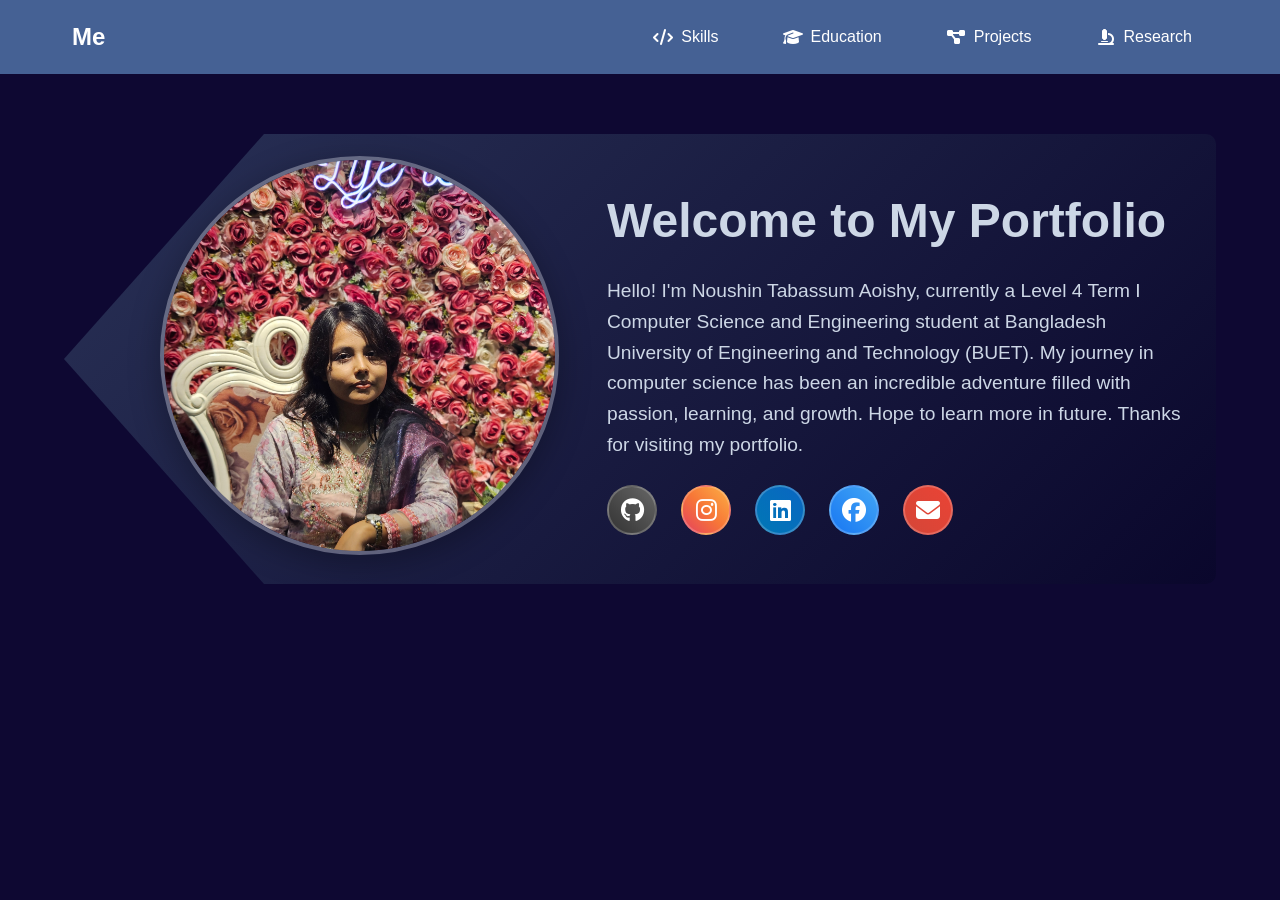
<file: index.html>
<!DOCTYPE html>
<html lang="en">

<head>
	<meta charset="UTF-8">
	<meta name="viewport" content="width=device-width, initial-scale=1.0">
	<title>Noushin Tabassum Aoishy</title>
	<link rel="stylesheet" href="navbar.css">
	<link rel="stylesheet" href="homepage.css">
	<!-- Font Awesome for icons -->
	<link rel="stylesheet" href="https://cdnjs.cloudflare.com/ajax/libs/font-awesome/6.4.0/css/all.min.css">
</head>

<body>
	<!-- Navbar Placeholder -->
	<div id="navbar-placeholder"></div>

	<!-- Main Content -->
	<main class="main-content">
		<!-- Hero Section -->
		<section class="hero-section">
			<div class="hero-content">
				<div class="profile-picture">
					<img src="mypic.jpg" alt="Profile Picture" class="profile-img">
				</div>
				<div class="hero-text">
					<h1>Welcome to My Portfolio</h1>
					<p>Hello! I'm Noushin Tabassum Aoishy, currently a Level 4 Term I Computer Science and Engineering student at Bangladesh University of Engineering and Technology (BUET). My journey in computer science has been an incredible adventure filled with passion, learning, and growth. Hope to learn more in future. Thanks for visiting my portfolio.</p>
                    
					<!-- Social Media Links -->
					<div class="social-links">
						<a href="https://github.com/Aoishy" target="_blank" class="social-link github">
							<i class="fab fa-github"></i>
						</a>
						<a href="https://instagram.com/noushin_aoishy" target="_blank" class="social-link instagram">
							<i class="fab fa-instagram"></i>
						</a>
						<a href="https://www.linkedin.com/in/noushinaoishy/" target="_blank" class="social-link linkedin">
							<i class="fab fa-linkedin"></i>
						</a>
						<a href="https://facebook.com/noushin.tabassum.aoishy" target="_blank" class="social-link facebook">
							<i class="fab fa-facebook"></i>
						</a>
						<a href="mailto:noushinaoishy@gmail.com" class="social-link email">
							<i class="fas fa-envelope"></i>
						</a>
					</div>
				</div>
			</div>
		</section>
	</main>

	<script src="navbar.js"></script>
</body>

</html>
</file>
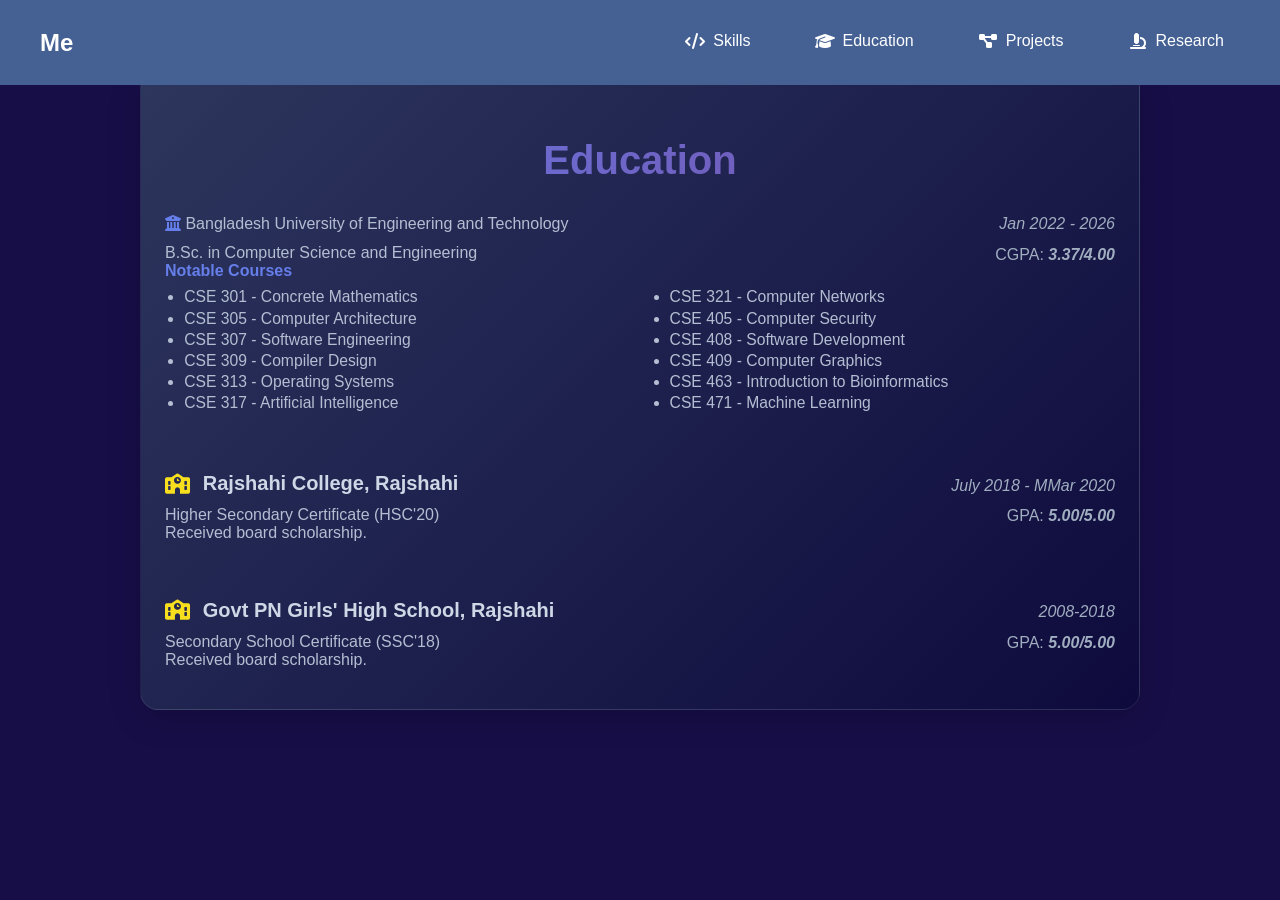
<file: education.html>
<!DOCTYPE html>
<html lang="en">

<head>
    <meta charset="UTF-8">
    <meta name="viewport" content="width=device-width, initial-scale=1.0">
    <title>Education - Aoishy</title>
    <link rel="stylesheet" href="navbar.css">
    <link rel="stylesheet" href="education.css">
    <!-- Font Awesome for icons -->
    <link rel="stylesheet" href="https://cdnjs.cloudflare.com/ajax/libs/font-awesome/6.4.0/css/all.min.css">
</head>

<body>
    <!-- Navbar Placeholder -->
    <div id="navbar-placeholder"></div>

    <main class="main-content">
        <h1>Education</h1>

        <!-- BUET -->
        <section>
            <div class="edu-header">
                <div><i class="fas fa-university"></i> Bangladesh University of Engineering and Technology</div>
                <div class="edu-meta">
                    <div class="date"><i>Jan 2022 - 2026</i></div>
                    <div class="gpa">CGPA: <b><i>3.37/4.00</i></b></div>
                </div>
            </div>
            <div class="degree">
                B.Sc. in Computer Science and Engineering 
            </div>
            <div style="font-weight:600; color:#667eea; margin-bottom:0.2rem;">Notable Courses</div>
            <ul style="columns:2; -webkit-columns:2; -moz-columns:2;">
                <li>CSE 301 - Concrete Mathematics</li>
                <li>CSE 305 - Computer Architecture</li>
                <li>CSE 307 - Software Engineering</li>
                <li>CSE 309 - Compiler Design</li>
                <li>CSE 313 - Operating Systems</li>
                <li>CSE 317 - Artificial Intelligence</li>
                <li>CSE 321 - Computer Networks</li>
                <li>CSE 405 - Computer Security</li>
                <li>CSE 408 - Software Development</li>
                <li>CSE 409 - Computer Graphics</li>
                <li>CSE 463 - Introduction to Bioinformatics</li>
                <li>CSE 471 - Machine Learning</li>
            </ul>
        </section>

        <!-- Notre Dame College -->
        <section>
            <div class="edu-header">
                <h2><i class="fas fa-school"></i> Rajshahi College, Rajshahi</h2>
                <div class="edu-meta">
                    <div class="date"><i>July 2018 - MMar 2020</i></div>
                    <div class="gpa">GPA: <b><i>5.00/5.00</i></b></div>
                </div>
            </div>
            <div class="degree">Higher Secondary Certificate (HSC'20)</div>
            <div>Received board scholarship.</div>
        </section>

        <!-- Ideal School & College -->
        <section>
            <div class="edu-header">
                <h2><i class="fas fa-school"></i> Govt PN Girls' High School, Rajshahi</h2>
                <div class="edu-meta">
                    <div class="date"><i>2008-2018</i></div>
                    <div class="gpa">GPA: <b><i>5.00/5.00</i></b></div>
                </div>
            </div>
            <div class="degree">Secondary School Certificate (SSC'18)</div>
            <div>Received board scholarship.</div>
        </section>
    </main>

    <script src="navbar.js"></script>
</body>

</html>
</file>
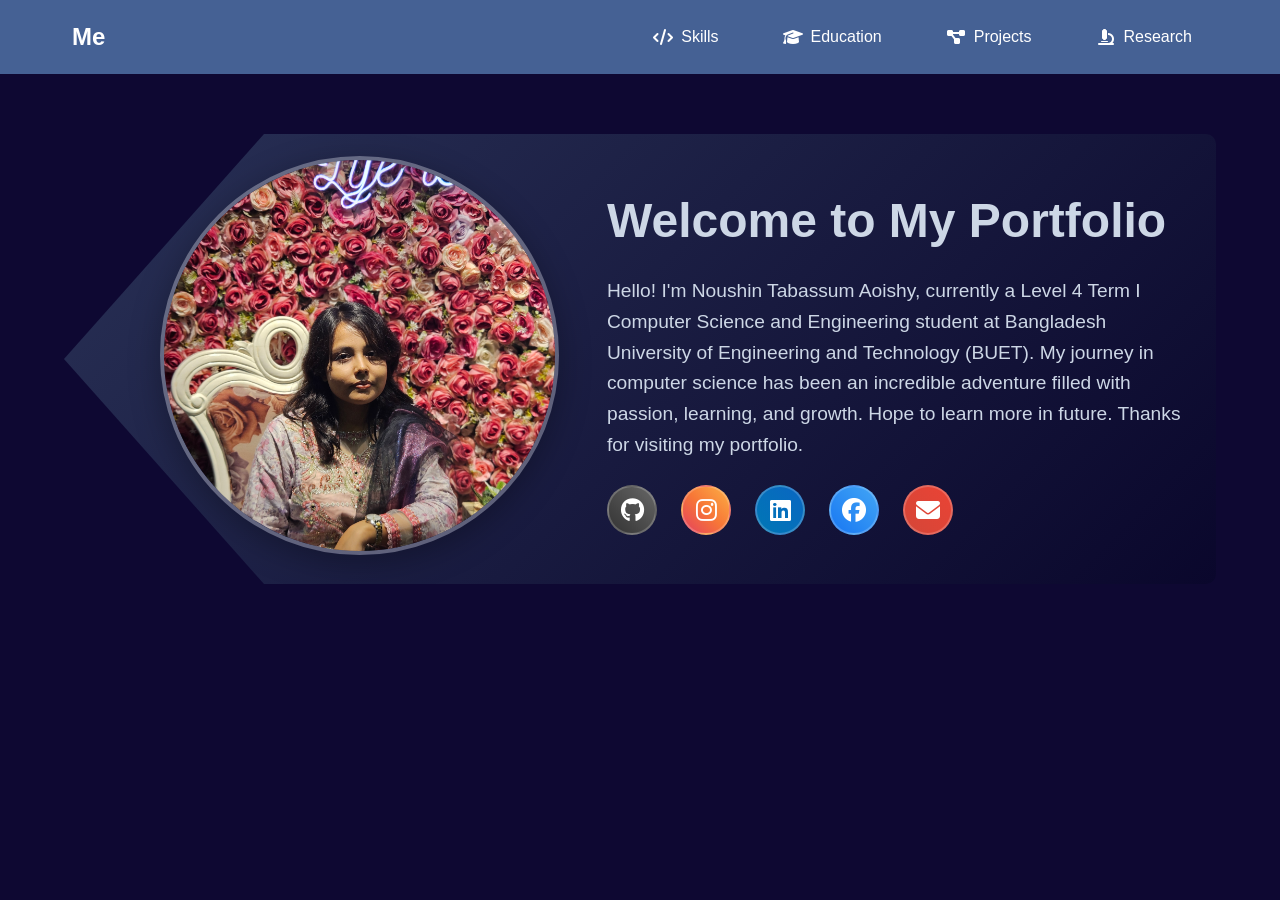
<file: homepage.html>
<!DOCTYPE html>
<html lang="en">

<head>
    <meta charset="UTF-8">
    <meta name="viewport" content="width=device-width, initial-scale=1.0">
    <title>Noushin Tabassum Aoishy</title>
    <link rel="stylesheet" href="navbar.css">
    <link rel="stylesheet" href="homepage.css">
    <!-- Font Awesome for icons -->
    <link rel="stylesheet" href="https://cdnjs.cloudflare.com/ajax/libs/font-awesome/6.4.0/css/all.min.css">
</head>

<body>
    <!-- Navbar Placeholder -->
    <div id="navbar-placeholder"></div>

    <!-- Main Content -->
    <main class="main-content">
        <!-- Hero Section -->
        <section class="hero-section">
            <div class="hero-content">
                <div class="profile-picture">
                    <img src="mypic.jpg" alt="Profile Picture" class="profile-img">
                </div>
                <div class="hero-text">
                    <h1>Welcome to My Portfolio</h1>
                    <p>Hello! I'm Noushin Tabassum Aoishy, currently a Level 4 Term I Computer Science and Engineering student at Bangladesh University of Engineering and Technology (BUET). My journey in computer science has been an incredible adventure filled with passion, learning, and growth. Hope to learn more in future. Thanks for visiting my portfolio.</p>
                    
                    <!-- Social Media Links -->
                    <div class="social-links">
                        <a href="https://github.com/Aoishy" target="_blank" class="social-link github">
                            <i class="fab fa-github"></i>
                        </a>
                        <a href="https://instagram.com/noushin_aoishy" target="_blank" class="social-link instagram">
                            <i class="fab fa-instagram"></i>
                        </a>
                        <a href="https://www.linkedin.com/in/noushinaoishy/" target="_blank" class="social-link linkedin">
                            <i class="fab fa-linkedin"></i>
                        </a>
                        <a href="https://facebook.com/noushin.tabassum.aoishy" target="_blank" class="social-link facebook">
                            <i class="fab fa-facebook"></i>
                        </a>
                        <a href="mailto:noushinaoishy@gmail.com" class="social-link email">
                            <i class="fas fa-envelope"></i>
                        </a>
                    </div>
                </div>
            </div>
        </section>
    </main>

    <script src="navbar.js"></script>
</body>

</html>
</file>
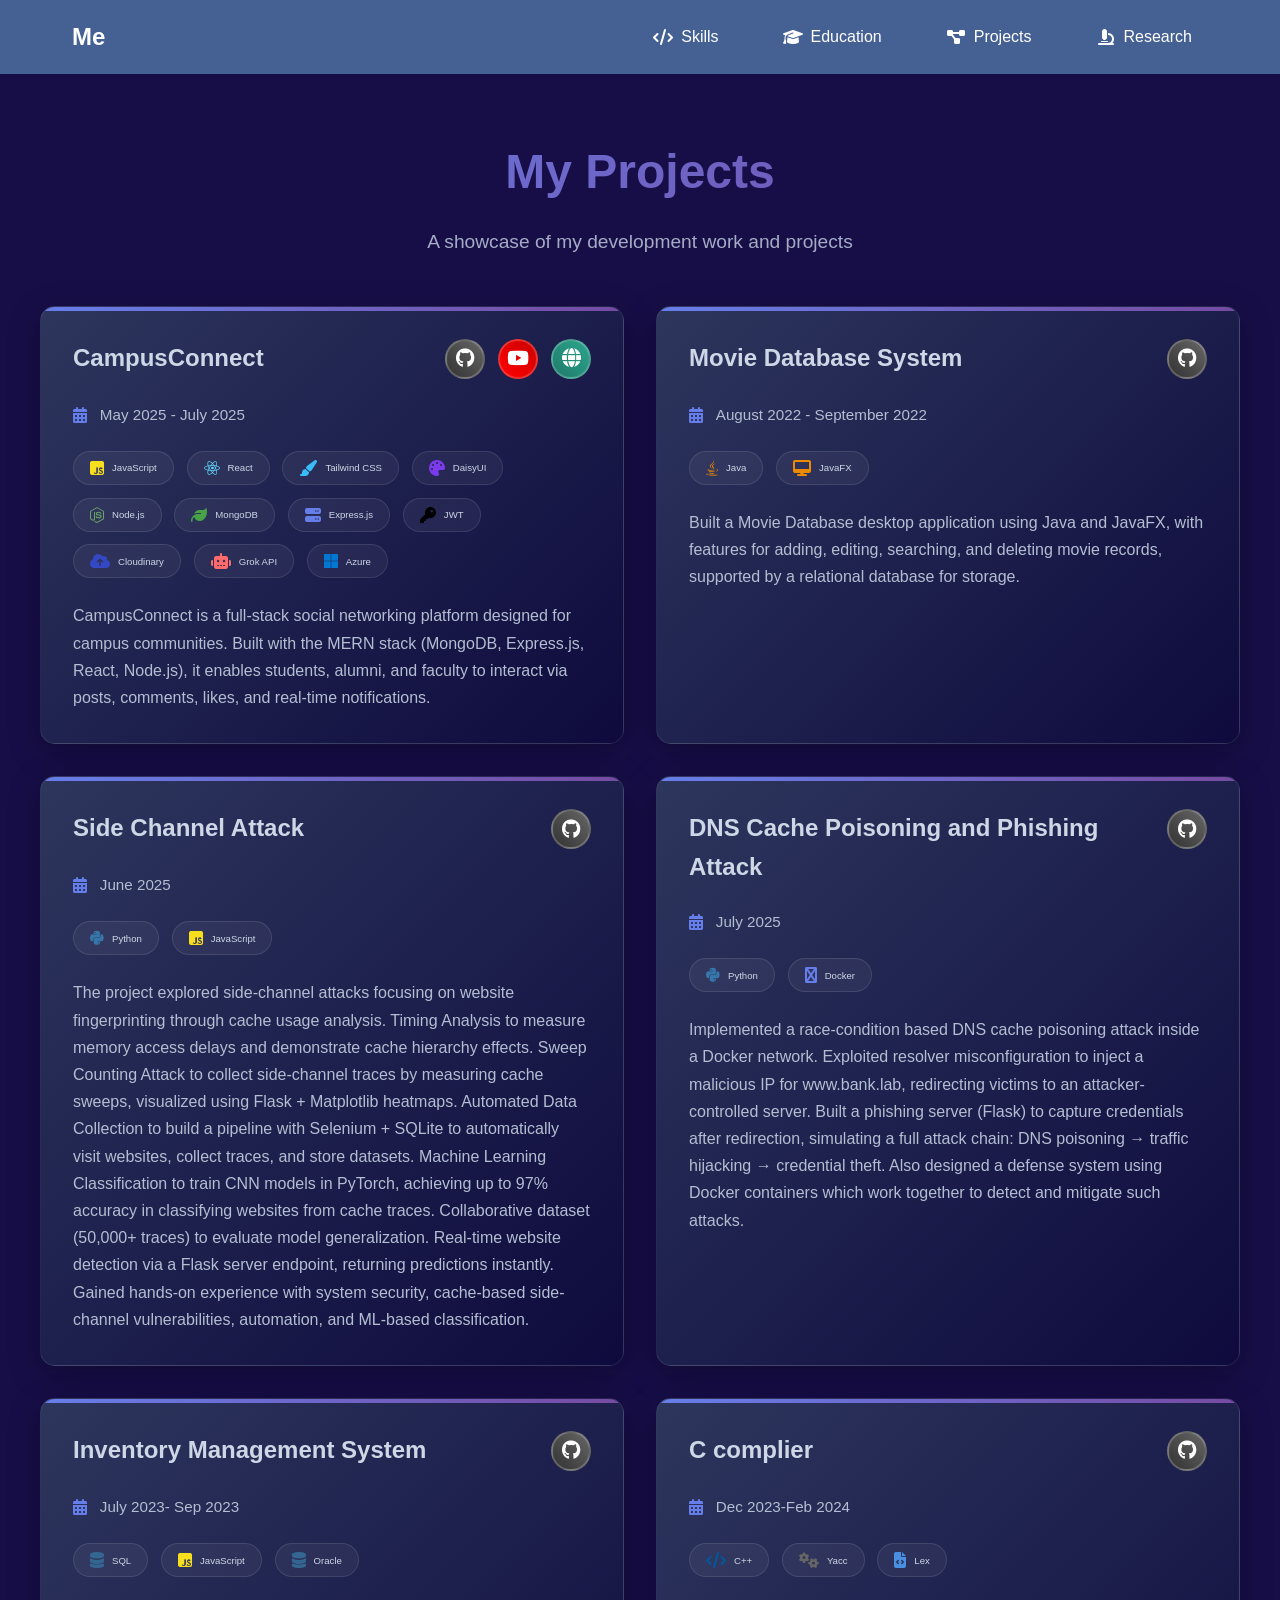
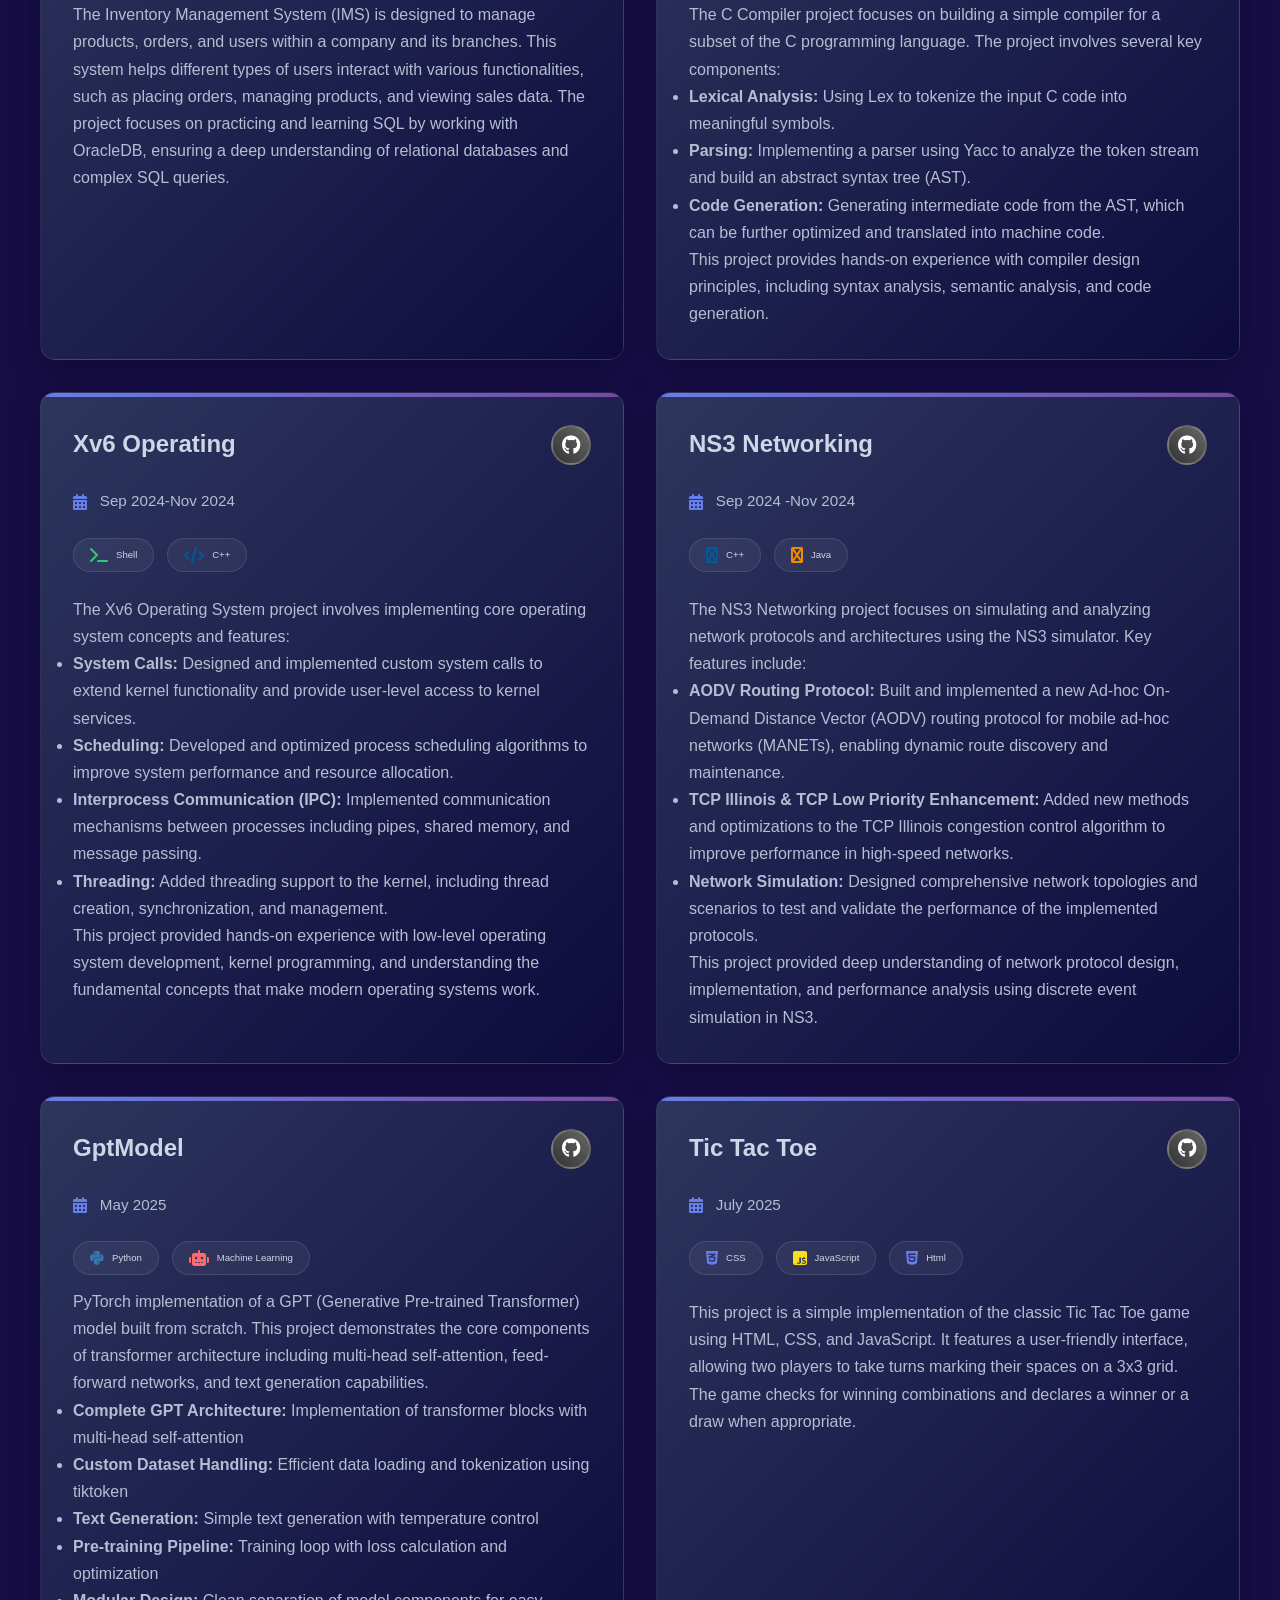
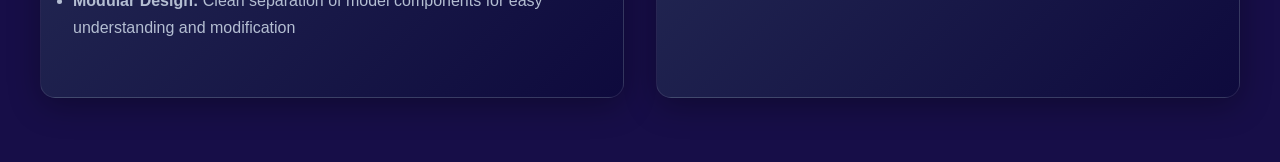
<file: projects.html>
<!DOCTYPE html>
<html lang="en">

<head>
    <meta charset="UTF-8">
    <meta name="viewport" content="width=device-width, initial-scale=1.0">
    <title>Projects - Aoishy</title>
    <link rel="stylesheet" href="navbar.css">
    <link rel="stylesheet" href="projects.css">
    <!-- Font Awesome for icons -->
    <link rel="stylesheet" href="https://cdnjs.cloudflare.com/ajax/libs/font-awesome/6.4.0/css/all.min.css">
</head>

<body>
    <!-- Navbar Placeholder -->
    <div id="navbar-placeholder"></div>

    <!-- Main Content -->
    <main class="main-content">
        <div class="projects-container">
            <h1 class="page-title">My Projects</h1>
            <p class="page-subtitle">A showcase of my development work and projects</p>

            <div class="projects-grid">
                <!-- Project 1 Template -->
                <div class="project-card">
                    <div class="project-header">
                        <h3 class="project-name">CampusConnect</h3>
                        <div class="project-links">
                            <a href="https://github.com/Aoishy/CampusConnect-CSE408" target="_blank"
                                class="project-link github">
                                <i class="fab fa-github"></i>
                            </a>
                            <a href="https://www.youtube.com/watch?v=0cWEEeDmMfM" target="_blank"
                                class="project-link youtube">
                                <i class="fab fa-youtube"></i>
                            </a>
                            <a href="https://campus-connect-7.vercel.app/" target="_blank"
                                class="project-link website">
                                <i class="fas fa-globe"></i>
                            </a>
                        </div>
                    </div>

                    <div class="project-time">
                        <i class="fas fa-calendar-alt"></i>
                        <span>May 2025 - July 2025</span>
                    </div>

                    <div class="project-tech">
                        <div class="tech-item">
                            <i class="fab fa-js-square"></i>
                            <span>JavaScript</span>
                        </div>
                        <div class="tech-item">
                            <i class="fab fa-react"></i>
                            <span>React</span>
                        </div>
                        <div class="tech-item">
                            <i class="fas fa-paint-brush"></i>
                            <span>Tailwind CSS</span>
                        </div>
                        <div class="tech-item">
                            <i class="fas fa-palette"></i>
                            <span>DaisyUI</span>
                        </div>
                        <div class="tech-item">
                            <i class="fab fa-node-js"></i>
                            <span>Node.js</span>
                        </div>
                        <div class="tech-item">
                            <i class="fas fa-leaf"></i>
                            <span>MongoDB</span>
                        </div>
                        <div class="tech-item">
                            <i class="fas fa-server"></i>
                            <span>Express.js</span>
                        </div>
                        <div class="tech-item">
                            <i class="fas fa-key"></i>
                            <span>JWT</span>
                        </div>
                        <div class="tech-item">
                            <i class="fas fa-cloud-upload-alt"></i>
                            <span>Cloudinary</span>
                        </div>
                        <div class="tech-item">
                            <i class="fas fa-robot"></i>
                            <span>Grok API</span>
                        </div>
                        <div class="tech-item">
                            <i class="fab fa-microsoft"></i>
                            <span>Azure</span>
                        </div>
                    </div>

                    <div class="project-description">
                        <p>CampusConnect is a full-stack social networking platform designed for campus communities.
                            Built with the MERN stack (MongoDB, Express.js, React, Node.js), it enables students,
                            alumni, and faculty to interact via posts, comments, likes, and real-time notifications.</p>
                    </div>
                </div>

                <!-- Project 2 Template -->
                <div class="project-card">
                    <div class="project-header">
                        <h3 class="project-name">Movie Database System</h3>
                        <div class="project-links">
                            <a href="https://github.com/Aoishy/Movie-Database" target="_blank"
                                class="project-link github">
                                <i class="fab fa-github"></i>
                            </a>
                        </div>
                    </div>

                    <div class="project-time">
                        <i class="fas fa-calendar-alt"></i>
                        <span>August 2022 - September 2022</span>
                    </div>

                    <div class="project-tech">
                        <div class="tech-item">
                            <i class="fab fa-java"></i>
                            <span>Java</span>
                        </div>
                        <div class="tech-item">
                            <i class="fas fa-desktop"></i>
                            <span>JavaFX</span>
                        </div>
                    </div>

                    <div class="project-description">
                        <p>Built a Movie Database desktop application using Java and JavaFX, with features for adding,
                            editing, searching, and deleting movie records, supported by a relational database for
                            storage.</p>
                    </div>
                </div>

                <!-- Project 3 Template -->
                <div class="project-card">
                    <div class="project-header">
                        <h3 class="project-name">Side Channel Attack</h3>
                        <div class="project-links">
                            <a href="https://github.com/Aoishy/Side-Channel-Attack" target="_blank"
                                class="project-link github">
                                <i class="fab fa-github"></i>
                            </a>

                        </div>
                    </div>

                    <div class="project-time">
                        <i class="fas fa-calendar-alt"></i>
                        <span>June 2025 </span>
                    </div>

                    <div class="project-tech">
                        <div class="tech-item">
                            <i class="fab fa-python"></i>
                            <span>Python</span>
                        </div>
                        <div class="tech-item">
                            <i class="fab fa-js-square"></i>
                            <span>JavaScript</span>
                        </div>
                    </div>

                    <div class="project-description">
                        <p>The project explored side-channel attacks focusing on website fingerprinting through cache
                            usage analysis.

                            Timing Analysis to measure memory access delays and demonstrate cache hierarchy effects.

                            Sweep Counting Attack to collect side-channel traces by measuring cache sweeps, visualized
                            using Flask + Matplotlib heatmaps.

                            Automated Data Collection to build a pipeline with Selenium + SQLite to automatically visit
                            websites, collect traces, and store datasets.

                            Machine Learning Classification to train CNN models in PyTorch, achieving up to 97% accuracy
                            in classifying websites from cache traces.


                            Collaborative dataset (50,000+ traces) to evaluate model generalization.

                            Real-time website detection via a Flask server endpoint, returning predictions instantly.
                            Gained hands-on experience with system security, cache-based side-channel vulnerabilities,
                            automation, and ML-based classification.</p>
                    </div>
                </div>
                <div class="project-card">
                    <div class="project-header">
                        <h3 class="project-name">DNS Cache Poisoning and Phishing Attack</h3>
                        <div class="project-links">
                            <a href="https://github.com/Waseem-Mustak/DNS-cache-poisoning-and-Phishing_Attack"
                                target="_blank" class="project-link github">
                                <i class="fab fa-github"></i>
                            </a>

                        </div>
                    </div>

                    <div class="project-time">
                        <i class="fas fa-calendar-alt"></i>
                        <span>July 2025 </span>
                    </div>

                    <div class="project-tech">
                        <div class="tech-item">
                            <i class="fab fa-python"></i>
                            <span>Python</span>
                        </div>
                        <div class="tech-item">
                            <i class="fas fa-docker"></i>
                            <span>Docker</span>
                        </div>
                    </div>

                    <div class="project-description">
                        <p>Implemented a race-condition based DNS cache poisoning attack inside a Docker network.

                            Exploited resolver misconfiguration to inject a malicious IP for www.bank.lab, redirecting
                            victims to an attacker-controlled server.

                            Built a phishing server (Flask) to capture credentials after redirection, simulating a full
                            attack chain: DNS poisoning → traffic hijacking → credential theft. Also designed a defense
                            system using Docker containers which work together to detect and mitigate such attacks.</p>
                    </div>
                </div>
                <div class="project-card">
                    <div class="project-header">
                        <h3 class="project-name">Inventory Management System</h3>
                        <div class="project-links">
                            <a href="https://github.com/Waseem-Mustak/Inventory-Management-System" target="_blank"
                                class="project-link github">
                                <i class="fab fa-github"></i>
                            </a>

                        </div>
                    </div>

                    <div class="project-time">
                        <i class="fas fa-calendar-alt"></i>
                        <span>July 2023- Sep 2023</span>
                    </div>

                    <div class="project-tech">
                        <div class="tech-item">
                            <i class="fas fa-database"></i>
                            <span>SQL</span>
                        </div>
                        <div class="tech-item">
                            <i class="fab fa-js-square"></i>
                            <span>JavaScript</span>
                        </div>
                        <div class="tech-item">
                            <i class="fas fa-database"></i>
                            <span>Oracle</span>
                        </div>
                    </div>

                    <div class="project-description">
                        <p>The Inventory Management System (IMS) is designed to manage products, orders, and users
                            within a company and its branches. This system helps different types of users interact with
                            various functionalities, such as placing orders, managing products, and viewing sales data.
                            The project focuses on practicing and learning SQL by working with OracleDB, ensuring a deep
                            understanding of relational databases and complex SQL queries.</p>
                    </div>
                </div>
                <div class="project-card">
                    <div class="project-header">
                        <h3 class="project-name">C complier</h3>
                        <div class="project-links">
                            <a href="https://github.com/Aoishy/C-Complier-Demo" target="_blank"
                                class="project-link github">
                                <i class="fab fa-github"></i>
                            </a>

                        </div>
                    </div>

                    <div class="project-time">
                        <i class="fas fa-calendar-alt"></i>
                        <span>Dec 2023-Feb 2024 </span>
                    </div>

                    <div class="project-tech">
                        <div class="tech-item">
                            <i class="fas fa-code"></i>
                            <span>C++</span>
                        </div>
                        <div class="tech-item">
                            <i class="fas fa-cogs"></i>
                            <span>Yacc</span>
                        </div>
                        <div class="tech-item">
                            <i class="fas fa-file-code"></i>
                            <span>Lex</span>
                        </div>
                    </div>

                    <div class="project-description">
                        <p>The C Compiler project focuses on building a simple compiler for a subset of the C
                            programming language. The project involves several key components:</p>
                        <ul>
                            <li><strong>Lexical Analysis:</strong> Using Lex to tokenize the input C code into
                                meaningful symbols.</li>
                            <li><strong>Parsing:</strong> Implementing a parser using Yacc to analyze the token stream
                                and build an abstract syntax tree (AST).</li>
                            <li><strong>Code Generation:</strong> Generating intermediate code from the AST, which can
                                be further optimized and translated into machine code.</li>
                        </ul>
                        <p>This project provides hands-on experience with compiler design principles, including syntax
                            analysis, semantic analysis, and code generation.</p>
                    </div>
                </div>
                <div class="project-card">
                    <div class="project-header">
                        <h3 class="project-name">Xv6 Operating</h3>
                        <div class="project-links">
                            <a href="https://github.com/Aoishy/XV6-Operating-System" target="_blank"
                                class="project-link github">
                                <i class="fab fa-github"></i>
                            </a>

                        </div>
                    </div>

                    <div class="project-time">
                        <i class="fas fa-calendar-alt"></i>
                        <span>Sep 2024-Nov 2024 </span>
                    </div>

                    <div class="project-tech">
                        <div class="tech-item">
                            <i class="fas fa-terminal"></i>
                            <span>Shell</span>
                        </div>
                        <div class="tech-item">
                            <i class="fas fa-code"></i>
                            <span>C++</span>
                        </div>
                    </div>

                    <div class="project-description">
                        <p>The Xv6 Operating System project involves implementing core operating system concepts and
                            features:</p>
                        <ul>
                            <li><strong>System Calls:</strong> Designed and implemented custom system calls to extend
                                kernel functionality and provide user-level access to kernel services.</li>
                            <li><strong>Scheduling:</strong> Developed and optimized process scheduling algorithms to
                                improve system performance and resource allocation.</li>
                            <li><strong>Interprocess Communication (IPC):</strong> Implemented communication mechanisms
                                between processes including pipes, shared memory, and message passing.</li>
                            <li><strong>Threading:</strong> Added threading support to the kernel, including thread
                                creation, synchronization, and management.</li>
                        </ul>
                        <p>This project provided hands-on experience with low-level operating system development, kernel
                            programming, and understanding the fundamental concepts that make modern operating systems
                            work.</p>
                    </div>
                </div>
                <div class="project-card">
                    <div class="project-header">
                        <h3 class="project-name">NS3 Networking</h3>
                        <div class="project-links">
                            <a href="https://github.com/Aoishy/Computer-Network" target="_blank"
                                class="project-link github">
                                <i class="fab fa-github"></i>
                            </a>

                        </div>
                    </div>

                    <div class="project-time">
                        <i class="fas fa-calendar-alt"></i>
                        <span>Sep 2024 -Nov 2024 </span>
                    </div>

                    <div class="project-tech">
                        <div class="tech-item">
                            <i class="fab fa-code"></i>
                            <span>C++</span>
                        </div>
                        <div class="tech-item">
                            <i class="fas fa-java"></i>
                            <span>Java</span>
                        </div>
                    </div>

                    <div class="project-description">
                        <p>The NS3 Networking project focuses on simulating and analyzing network protocols and
                            architectures using the NS3 simulator. Key features include:</p>
                        <ul>
                            <li><strong>AODV Routing Protocol:</strong> Built and implemented a new Ad-hoc On-Demand
                                Distance Vector (AODV) routing protocol for mobile ad-hoc networks (MANETs), enabling
                                dynamic route discovery and maintenance.</li>
                            <li><strong>TCP Illinois & TCP Low Priority Enhancement:</strong> Added new methods and
                                optimizations to the TCP Illinois congestion control algorithm to improve performance in
                                high-speed networks.</li>
                            <li><strong>Network Simulation:</strong> Designed comprehensive network topologies and
                                scenarios to test and validate the performance of the implemented protocols.</li>
                        </ul>
                        <p>This project provided deep understanding of network protocol design, implementation, and
                            performance analysis using discrete event simulation in NS3.</p>
                    </div>
                </div>
                <div class="project-card">
                    <div class="project-header">
                        <h3 class="project-name">GptModel</h3>
                        <div class="project-links">
                            <a href="https://github.com/Aoishy/Demo-GPTModel" target="_blank"
                                class="project-link github">
                                <i class="fab fa-github"></i>
                            </a>

                        </div>
                    </div>

                    <div class="project-time">
                        <i class="fas fa-calendar-alt"></i>
                        <span>May 2025</span>
                    </div>

                    <div class="project-tech">
                        <div class="tech-item">
                            <i class="fab fa-python"></i>
                            <span>Python</span>
                        </div>
                        <div class="tech-item">
                            <i class="fas fa-robot"></i>
                            <span>Machine Learning</span>
                        </div>

                        <div class="project-description">
                            <p>PyTorch implementation of a GPT (Generative Pre-trained Transformer) model built from
                                scratch. This project demonstrates the core components of transformer architecture
                                including multi-head self-attention, feed-forward networks, and text generation
                                capabilities.


                            <ul>
                                <li><strong>Complete GPT Architecture:</strong> Implementation of transformer blocks
                                    with multi-head self-attention</li>
                                <li><strong>Custom Dataset Handling:</strong> Efficient data loading and tokenization
                                    using tiktoken</li>
                                <li><strong>Text Generation:</strong> Simple text generation with temperature control
                                </li>
                                <li><strong>Pre-training Pipeline:</strong> Training loop with loss calculation and
                                    optimization</li>
                                <li><strong>Modular Design:</strong> Clean separation of model components for easy
                                    understanding and modification</li>
                            </ul>
                            </p>
                        </div>
                    </div>

                </div>
                <div class="project-card">
                    <div class="project-header">
                        <h3 class="project-name">Tic Tac Toe</h3>
                        <div class="project-links">
                            <a href="https://github.com/Aoishy/TicTacToe" target="_blank" class="project-link github">
                                <i class="fab fa-github"></i>
                            </a>

                        </div>
                    </div>

                    <div class="project-time">
                        <i class="fas fa-calendar-alt"></i>
                        <span>July 2025 </span>
                    </div>

                    <div class="project-tech">
                        <div class="tech-item">
                            <i class="fab fa-css3-alt"></i>
                            <span>CSS</span>
                        </div>
                        <div class="tech-item">
                            <i class="fab fa-js-square"></i>
                            <span>JavaScript</span>
                        </div>
                        <div class="tech-item">
                            <i class="fab fa-html5"></i>
                            <span>Html</span>
                        </div>
                    </div>

                    <div class="project-description">
                        <p>This project is a simple implementation of the classic Tic Tac Toe game using HTML, CSS, and
                            JavaScript. It features a user-friendly interface, allowing two players to take turns
                            marking their spaces on a 3x3 grid. The game checks for winning combinations and declares a
                            winner or a draw when appropriate.</p>
                    </div>
                </div>
            </div>
    </main>

    <script src="navbar.js"></script>
</body>

</html>
</file>
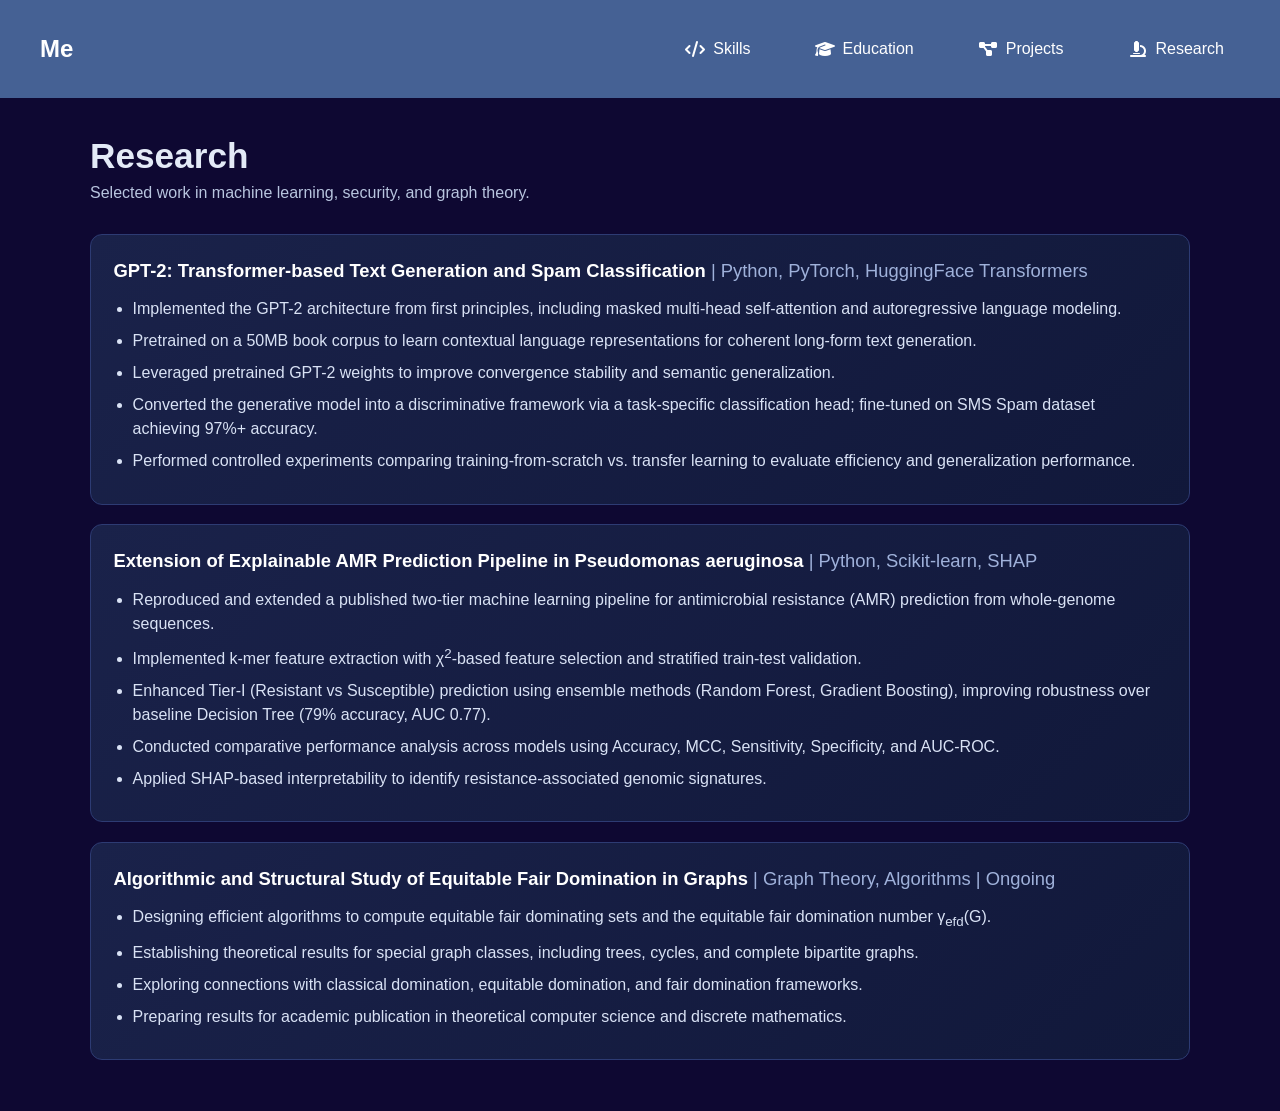
<file: research.html>
<!DOCTYPE html>
<html lang="en">
<head>
    <meta charset="UTF-8">
    <meta name="viewport" content="width=device-width, initial-scale=1.0">
    <title>Research - Aoishy</title>
    <link rel="stylesheet" href="navbar.css">
    <!-- Font Awesome for icons -->
    <link rel="stylesheet" href="https://cdnjs.cloudflare.com/ajax/libs/font-awesome/6.4.0/css/all.min.css">
    <style>
        body {
            margin: 0;
            font-family: Arial, sans-serif;
            background: #0e0832;
            color: #e3eaf7;
        }

        .main-content {
            margin-top: 80px;
            padding: 2rem;
            max-width: 1100px;
            margin-left: auto;
            margin-right: auto;
        }

        .page-title {
            margin-bottom: 0.5rem;
            font-size: 2.2rem;
        }

        .page-subtitle {
            margin-top: 0;
            margin-bottom: 2rem;
            color: #b8c5df;
        }

        .research-card {
            background: linear-gradient(135deg, #1a224a 0%, #11183a 100%);
            border: 1px solid #2d3b73;
            border-radius: 12px;
            padding: 1.4rem;
            margin-bottom: 1.2rem;
        }

        .research-title {
            margin: 0;
            font-size: 1.15rem;
            line-height: 1.5;
            color: #ffffff;
        }

        .research-title span {
            color: #9fb1da;
            font-weight: normal;
        }

        .research-list {
            margin: 0.8rem 0 0;
            padding-left: 1.2rem;
        }

        .research-list li {
            margin-bottom: 0.5rem;
            line-height: 1.5;
            color: #d9e2f5;
        }
    </style>
</head>
<body>
    <!-- Navbar Placeholder -->
    <div id="navbar-placeholder"></div>

    <main class="main-content">
        <h1 class="page-title">Research</h1>
        <p class="page-subtitle">Selected work in machine learning, security, and graph theory.</p>

        <section class="research-card">
            <h2 class="research-title">
                GPT-2: Transformer-based Text Generation and Spam Classification
                <span>| Python, PyTorch, HuggingFace Transformers</span>
            </h2>
            <ul class="research-list">
                <li>Implemented the GPT-2 architecture from first principles, including masked multi-head self-attention and autoregressive language modeling.</li>
                <li>Pretrained on a 50MB book corpus to learn contextual language representations for coherent long-form text generation.</li>
                <li>Leveraged pretrained GPT-2 weights to improve convergence stability and semantic generalization.</li>
                <li>Converted the generative model into a discriminative framework via a task-specific classification head; fine-tuned on SMS Spam dataset achieving 97%+ accuracy.</li>
                <li>Performed controlled experiments comparing training-from-scratch vs. transfer learning to evaluate efficiency and generalization performance.</li>
            </ul>
        </section>

        <section class="research-card">
            <h2 class="research-title">
                Extension of Explainable AMR Prediction Pipeline in Pseudomonas aeruginosa
                <span>| Python, Scikit-learn, SHAP</span>
            </h2>
            <ul class="research-list">
                <li>Reproduced and extended a published two-tier machine learning pipeline for antimicrobial resistance (AMR) prediction from whole-genome sequences.</li>
                <li>Implemented k-mer feature extraction with &chi;<sup>2</sup>-based feature selection and stratified train-test validation.</li>
                <li>Enhanced Tier-I (Resistant vs Susceptible) prediction using ensemble methods (Random Forest, Gradient Boosting), improving robustness over baseline Decision Tree (79% accuracy, AUC 0.77).</li>
                <li>Conducted comparative performance analysis across models using Accuracy, MCC, Sensitivity, Specificity, and AUC-ROC.</li>
                <li>Applied SHAP-based interpretability to identify resistance-associated genomic signatures.</li>
            </ul>
        </section>

        <section class="research-card">
            <h2 class="research-title">
                Algorithmic and Structural Study of Equitable Fair Domination in Graphs
                <span>| Graph Theory, Algorithms | Ongoing</span>
            </h2>
            <ul class="research-list">
                <li>Designing efficient algorithms to compute equitable fair dominating sets and the equitable fair domination number &gamma;<sub>efd</sub>(G).</li>
                <li>Establishing theoretical results for special graph classes, including trees, cycles, and complete bipartite graphs.</li>
                <li>Exploring connections with classical domination, equitable domination, and fair domination frameworks.</li>
                <li>Preparing results for academic publication in theoretical computer science and discrete mathematics.</li>
            </ul>
        </section>
    </main>

    <script src="navbar.js"></script>
</body>
</html>
</file>
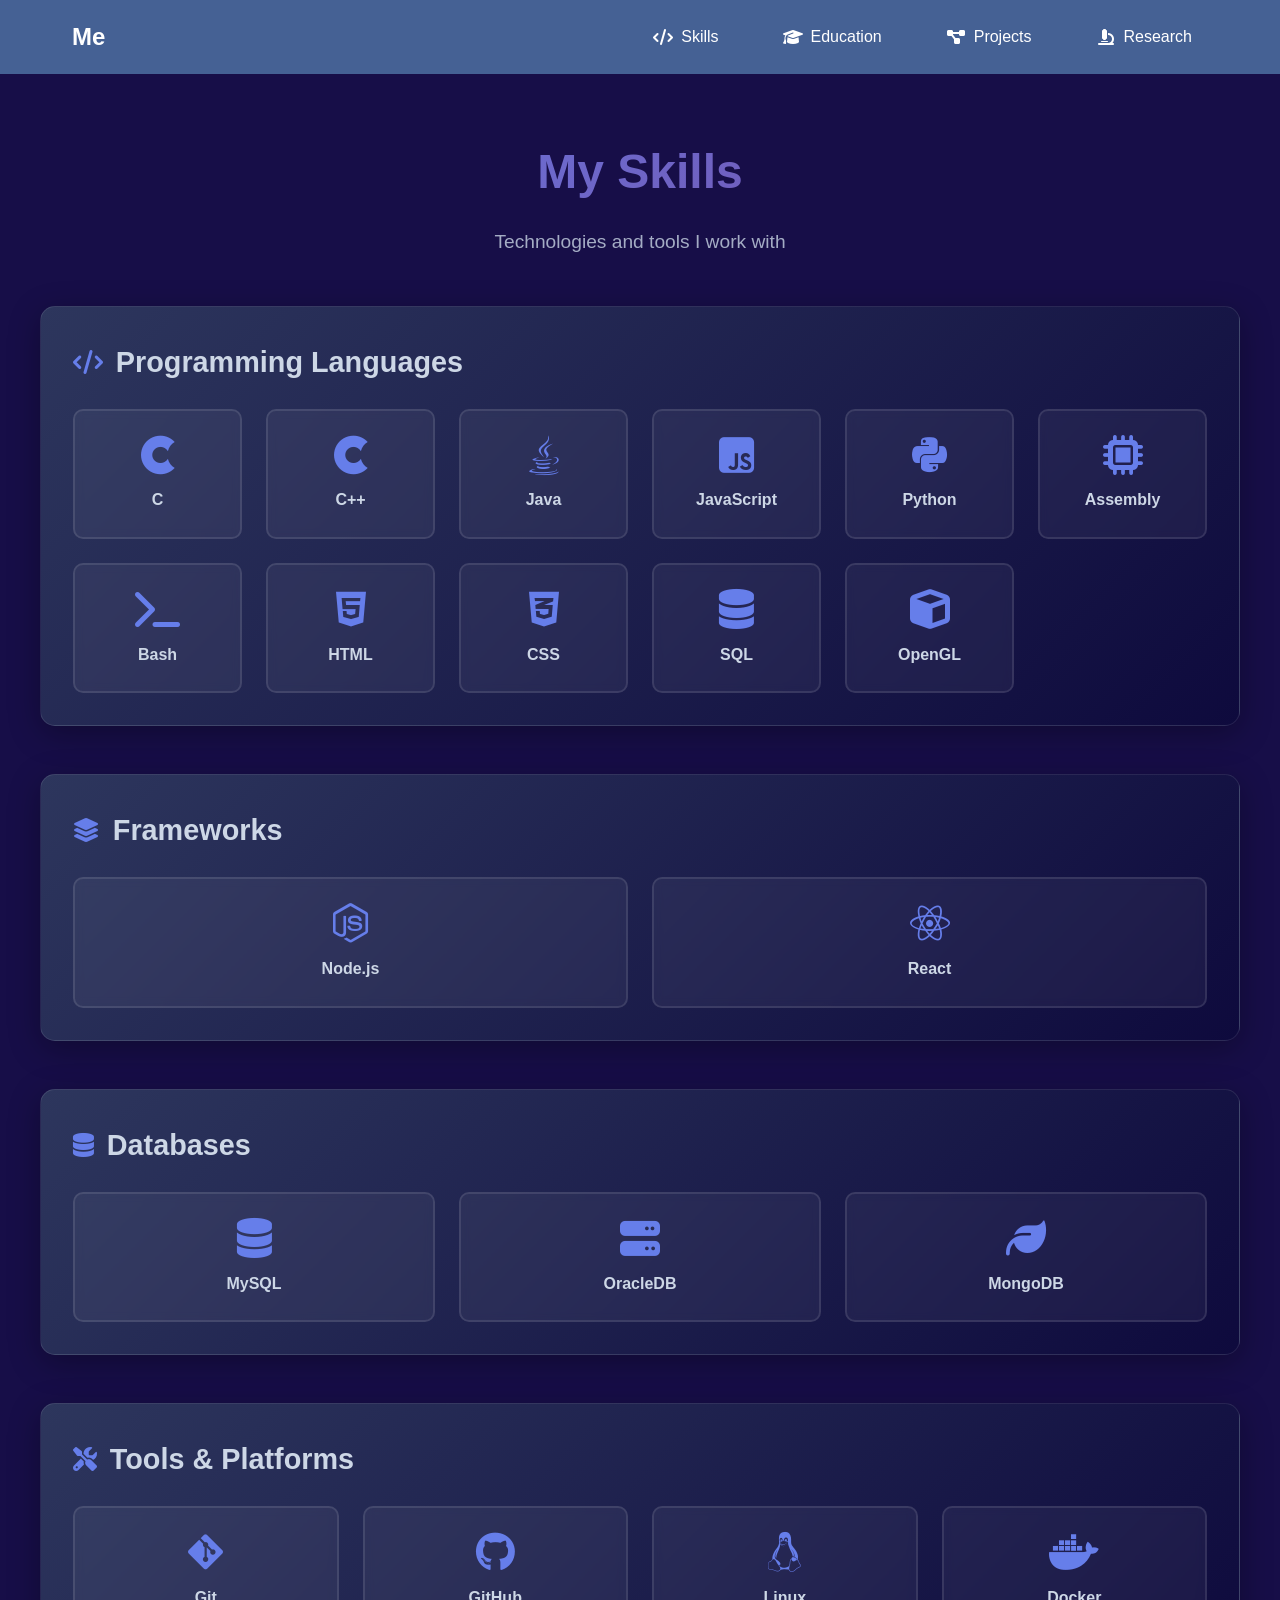
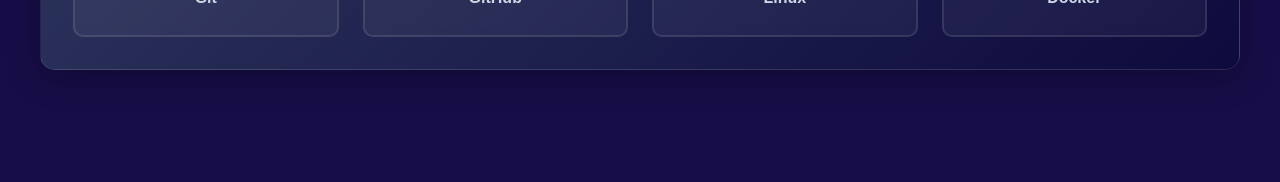
<file: skills.html>
<!DOCTYPE html>
<html lang="en">
<head>
    <meta charset="UTF-8">
    <meta name="viewport" content="width=device-width, initial-scale=1.0">
    <title>Skills - Aoishy</title>
    <link rel="stylesheet" href="navbar.css">
    <link rel="stylesheet" href="skills.css">
    <!-- Font Awesome for icons -->
    <link rel="stylesheet" href="https://cdnjs.cloudflare.com/ajax/libs/font-awesome/6.4.0/css/all.min.css">
</head>
<body>
    <!-- Navbar Placeholder -->
    <div id="navbar-placeholder"></div>

    <!-- Main Content -->
    <main class="main-content">
        <div class="skills-container">
            <h1 class="page-title">My Skills</h1>
            <p class="page-subtitle">Technologies and tools I work with</p>

            <!-- Programming Languages -->
            <div class="skill-category">
                <h2 class="category-title">
                    <i class="fas fa-code"></i>
                    Programming Languages
                </h2>
                <div class="skills-grid">
                    <div class="skill-item">
                        <i class="fab fa-cuttlefish"></i>
                        <span>C</span>
                    </div>
                    <div class="skill-item">
                        <i class="fab fa-cuttlefish"></i>
                        <span>C++</span>
                    </div>
                    <div class="skill-item">
                        <i class="fab fa-java"></i>
                        <span>Java</span>
                    </div>
                    <div class="skill-item">
                        <i class="fab fa-js-square"></i>
                        <span>JavaScript</span>
                    </div>
                    <div class="skill-item">
                        <i class="fab fa-python"></i>
                        <span>Python</span>
                    </div>
                    <div class="skill-item">
                        <i class="fas fa-microchip"></i>
                        <span>Assembly</span>
                    </div>
                    <div class="skill-item">
                        <i class="fas fa-terminal"></i>
                        <span>Bash</span>
                    </div>
                    <div class="skill-item">
                        <i class="fab fa-html5"></i>
                        <span>HTML</span>
                    </div>
                    <div class="skill-item">
                        <i class="fab fa-css3-alt"></i>
                        <span>CSS</span>
                    </div>
                    <div class="skill-item">
                        <i class="fas fa-database"></i>
                        <span>SQL</span>
                    </div>
                    <div class="skill-item">
                        <i class="fas fa-cube"></i>
                        <span>OpenGL</span>
                    </div>
                </div>
            </div>

            <!-- Frameworks -->
            <div class="skill-category">
                <h2 class="category-title">
                    <i class="fas fa-layer-group"></i>
                    Frameworks
                </h2>
                <div class="skills-grid">
                    <div class="skill-item">
                        <i class="fab fa-node-js"></i>
                        <span>Node.js</span>
                    </div>
                    <div class="skill-item">
                        <i class="fab fa-react"></i>
                        <span>React</span>
                    </div>
                </div>
            </div>

            <!-- Databases -->
            <div class="skill-category">
                <h2 class="category-title">
                    <i class="fas fa-database"></i>
                    Databases
                </h2>
                <div class="skills-grid">
                    <div class="skill-item">
                        <i class="fas fa-database"></i>
                        <span>MySQL</span>
                    </div>
                    <div class="skill-item">
                        <i class="fas fa-server"></i>
                        <span>OracleDB</span>
                    </div>
                    <div class="skill-item">
                        <i class="fas fa-leaf"></i>
                        <span>MongoDB</span>
                    </div>
                </div>
            </div>

            <!-- Tools & Platforms -->
            <div class="skill-category">
                <h2 class="category-title">
                    <i class="fas fa-tools"></i>
                    Tools & Platforms
                </h2>
                <div class="skills-grid">
                    <div class="skill-item">
                        <i class="fab fa-git-alt"></i>
                        <span>Git</span>
                    </div>
                    <div class="skill-item">
                        <i class="fab fa-github"></i>
                        <span>GitHub</span>
                    </div>
                    <div class="skill-item">
                        <i class="fab fa-linux"></i>
                        <span>Linux</span>
                    </div>
                    <div class="skill-item">
                        <i class="fab fa-docker"></i>
                        <span>Docker</span>
                    </div>
                </div>
            </div>
        </div>
    </main>

    <script src="navbar.js"></script>
</body>
</html>
</file>
<file: navbar.css>
/* Navigation Styles */
.navbar {
    background-color: #456194;
    padding: 1rem 0;
    position: fixed;
    top: 0;
    left: 0;
    right: 0;
    z-index: 1000;
}

.nav-container {
    max-width: 1200px;
    margin: 0 auto;
    display: flex;
    justify-content: space-between;
    align-items: center;
    padding: 0 2rem;
}

.nav-logo {
    color: #fff;
    font-size: 1.5rem;
    font-weight: bold;
    text-decoration: none;
}

.nav-menu {
    display: flex;
    list-style: none;
    gap: 2rem;
}

.nav-link {
    color: #fff;
    text-decoration: none;
    font-size: 1rem;
    padding: 0.5rem 1rem;
    border-radius: 4px;
    transition: background-color 0.3s ease;
    display: flex;
    align-items: center;
    gap: 0.5rem;
}

.nav-link i {
    font-size: 1rem;
    width: 20px;
    text-align: center;
}

.nav-link:hover {
    background-color: #1a0c50;
}

.nav-toggle {
    display: none;
    flex-direction: column;
    cursor: pointer;
}

.nav-toggle span {
    width: 25px;
    height: 3px;
    background-color: #fff;
    margin: 3px 0;
    transition: 0.3s;
}

/* Responsive Navigation */
@media (max-width: 768px) {
    .nav-menu {
        position: fixed;
        left: -100%;
        top: 70px;
        flex-direction: column;
        background-color: #080b27;
        width: 100%;
        text-align: center;
        transition: 0.3s;
        padding: 2rem 0;
    }

    .nav-menu.active {
        left: 0;
    }

    .nav-toggle {
        display: flex;
    }
    
    .nav-link {
        justify-content: center;
        padding: 1rem;
        margin: 0.5rem 0;
    }
    
    .nav-link i {
        font-size: 1.2rem;
    }
}
</file>
<file: homepage.css>
/* Global Reset & Base Styles */
* {
    margin: 0;
    padding: 0;
    box-sizing: border-box;
}

body {
    font-family: Arial, sans-serif;
    line-height: 1.6;
    color: #040a1f;
    background-color: rgb(14, 8, 50);
}

/* Main content styles */
.main-content {
    margin-top: 70px; /* Account for fixed navbar */
    padding: 2rem;
}

.hero-section {
    min-height: 50vh;
    display: flex;
    align-items: center;
    justify-content: center;
    background: linear-gradient(135deg, #293156 0%, #0a072c 100%);
    color: rgb(205, 215, 230);
    text-align: center;
    border-radius: 10px;
    margin: 2rem;
    clip-path: polygon(200px 0%, 100% 0%, 100% 100%, 200px 100%, 0% 50%);
    padding-left: 4rem;
}

.hero-content {
    display: flex;
    align-items: center;
    gap: 3rem;
    max-width: 1200px;
    width: 100%;
    padding: 0 2rem;
}

.profile-picture {
    flex-shrink: 0;
}

.profile-img {
    width: 399px;
    height: 399px;
    border-radius: 75%;
    object-fit: cover;
    border: 4px solid rgba(255, 255, 255, 0.3);
    box-shadow: 0 8px 32px rgba(0, 0, 0, 0.3);
    transition: transform 0.3s ease;
}

.profile-img:hover {
    transform: scale(1.05);
}

.hero-text {
    flex: 1;
    text-align: left;
}

.hero-content h1 {
    font-size: 3rem;
    margin-bottom: 1rem;
}

.hero-content p {
    font-size: 1.2rem;
    margin-bottom: 1.5rem;
    line-height: 1.6;
}

/* Social Media Links */
.social-links {
    display: flex;
    gap: 1.5rem;
    margin-top: 0;
    align-items: flex-start;
}

.social-link {
    display: flex;
    align-items: center;
    justify-content: center;
    width: 50px;
    height: 50px;
    border-radius: 50%;
    text-decoration: none;
    font-size: 1.5rem;
    transition: all 0.3s ease;
    backdrop-filter: blur(10px);
    border: 2px solid rgba(255, 255, 255, 0.2);
}

.social-link:hover {
    transform: translateY(-3px);
    box-shadow: 0 10px 25px rgba(0, 0, 0, 0.3);
}

/* Individual social media colors */
.social-link.github {
    background: linear-gradient(45deg, #333, #666);
    color: white;
}

.social-link.github:hover {
    background: linear-gradient(45deg, #24292e, #444);
}

.social-link.instagram {
    background: linear-gradient(45deg, #E4405F, #F77737, #FCAF45);
    color: white;
}

.social-link.instagram:hover {
    background: linear-gradient(45deg, #C13584, #E1306C, #FD1D1D);
}

.social-link.linkedin {
    background: linear-gradient(45deg, #0077B5, #0A66C2);
    color: white;
}

.social-link.linkedin:hover {
    background: linear-gradient(45deg, #005885, #0077B5);
}

.social-link.facebook {
    background: linear-gradient(45deg, #1877F2, #42A5F5);
    color: white;
}

.social-link.facebook:hover {
    background: linear-gradient(45deg, #166FE5, #1877F2);
}

.social-link.email {
    background: linear-gradient(45deg, #D44638, #EA4335);
    color: white;
}

.social-link.email:hover {
    background: linear-gradient(45deg, #C23321, #D44638);
}

.section {
    padding: 4rem 2rem;
    max-width: 1200px;
    margin: 0 auto;
}

.section h2 {
    font-size: 2.5rem;
    margin-bottom: 2rem;
    text-align: center;
}

/* Responsive Design for Homepage */
@media (max-width: 768px) {
    .hero-section {
        clip-path: none;
        padding-left: 2rem;
    }
    
    .hero-content {
        flex-direction: column;
        text-align: center;
        gap: 2rem;
    }
    
    .hero-text {
        text-align: center;
    }
    
    .hero-content h1 {
        font-size: 2rem;
    }
    
    .profile-img {
        width: 150px;
        height: 150px;
    }
    
    .social-links {
        justify-content: center;
        gap: 1rem;
    }
    
    .social-link {
        width: 45px;
        height: 45px;
        font-size: 1.3rem;
    }
}
</file>
<file: education.css>
/* Education header flex alignment */
.edu-header {
    display: flex;
    align-items: baseline;
    justify-content: space-between;
    gap: 0.5rem;
    margin-bottom: 0;
}

.degree {
    margin-top: -1.2rem;
}
.edu-header h2 {
    margin-bottom: 0;
    font-size: 1.25rem;
    color: #cdd7e6;
    display: flex;
    align-items: center;
    gap: 0.8rem;
}
.edu-meta {
    display: flex;
    flex-direction: column;
    align-items: flex-end;

    justify-content: center;
    gap: 0.8rem;
    /* min-width removed as per instructions */
}
.edu-meta .date, .edu-meta .gpa {
    color: #a0aec0;
    font-size: 1rem;
    text-align: right;
    align-items: center;
    margin: 0;
}
/* Education Page Styles */
body {
    background: rgb(23, 14, 72);
    color: #cdd7e6;
    font-family: Arial, sans-serif;
}

.main-content {
    max-width: 950px;
    margin: 70px auto 0 auto;
    padding: 2.5rem 1.5rem;
    background: linear-gradient(135deg, #2d365d 0%, #0e0a3d 100%);
    border-radius: 18px;
    box-shadow: 0 8px 32px rgba(0,0,0,0.18);
    border: 1px solid rgba(255,255,255,0.08);
}

h1 {
    font-size: 2.5rem;
    text-align: center;
    margin-bottom: 2rem;
    background: linear-gradient(135deg, #667eea 0%, #764ba2 100%);
    -webkit-background-clip: text;
    -webkit-text-fill-color: transparent;
    background-clip: text;
}

section {
    margin-bottom: 2.5rem;
}

h2 {
    font-size: 1.25rem;
    color: #cdd7e6;
    margin-bottom: 0.2rem;
    display: flex;
    align-items: center;
    gap: 0.5rem;
}

ul {
    margin: 0.5rem 0 0.5rem 1.2rem;
    padding: 0;
    color: #b4bed2;
    font-size: 1rem;
}

ul li {
    margin-bottom: 0.2rem;
}

.main-content > section:last-child {
    margin-bottom: 0;
}

/* Notable Courses Columns */
ul[style*="columns"] {
    column-gap: 2.5rem;
    color: #b4bed2;
    font-size: 0.98rem;
}

/* Details */
.main-content div, .main-content ul, .main-content li {
    color: #b4bed2;
}

/* Dates and GPA */
.main-content .date, .main-content .gpa {
    color: #a0aec0;
}

/* Icon Colors */
.fa-university {
    color: #667eea !important;
}
.fa-school {
    color: #38bdf8 !important;
}
.fa-school:last-of-type {
    color: #f7df1e !important;
}

/* Responsive */
@media (max-width: 600px) {
    .main-content {
        padding: 1rem 0.5rem;
    }
    h1 {
        font-size: 1.5rem;
    }
    h2 {
        font-size: 1rem;
    }
    ul[style*="columns"] {
        columns: 1 !important;
    }
}
</file>
<file: projects.css>
/* Projects Page Styles */
* {
    margin: 0;
    padding: 0;
    box-sizing: border-box;
}

body {
    font-family: Arial, sans-serif;
    line-height: 1.6;
    color: #040a1f;
    background-color: rgb(23, 14, 72);
}

.main-content {
    margin-top: 70px;
    padding: 2rem;
    min-height: calc(100vh - 70px);
}

.projects-container {
    max-width: 1200px;
    margin: 0 auto;
    padding: 2rem 0;
}

.page-title {
    font-size: 3rem;
    text-align: center;
    color: rgb(205, 215, 230);
    margin-bottom: 1rem;
    background: linear-gradient(135deg, #667eea 0%, #764ba2 100%);
    -webkit-background-clip: text;
    -webkit-text-fill-color: transparent;
    background-clip: text;
}

.page-subtitle {
    font-size: 1.2rem;
    text-align: center;
    color: rgb(180, 190, 210);
    margin-bottom: 3rem;
    opacity: 0.9;
}

.projects-grid {
    display: grid;
    grid-template-columns: repeat(auto-fit, minmax(400px, 1fr));
    gap: 2rem;
}

.project-card {
    background: linear-gradient(135deg, #2d365d 0%, #0e0a3d 100%);
    border-radius: 15px;
    padding: 2rem;
    box-shadow: 0 8px 32px rgba(0, 0, 0, 0.3);
    backdrop-filter: blur(10px);
    border: 1px solid rgba(255, 255, 255, 0.1);
    transition: all 0.3s ease;
    position: relative;
    overflow: hidden;
}

.project-card::before {
    content: '';
    position: absolute;
    top: 0;
    left: 0;
    right: 0;
    height: 4px;
    background: linear-gradient(90deg, #667eea 0%, #764ba2 100%);
}

.project-card:hover {
    transform: translateY(-5px);
    box-shadow: 0 15px 40px rgba(102, 126, 234, 0.3);
    border-color: rgba(102, 126, 234, 0.5);
}

.project-header {
    display: flex;
    justify-content: space-between;
    align-items: flex-start;
    margin-bottom: 1.5rem;
}

.project-name {
    font-size: 1.5rem;
    color: rgb(205, 215, 230);
    font-weight: 600;
    flex: 1;
    margin-right: 1rem;
}

.project-links {
    display: flex;
    gap: 0.8rem;
}

.project-link {
    width: 40px;
    height: 40px;
    border-radius: 50%;
    display: flex;
    align-items: center;
    justify-content: center;
    text-decoration: none;
    font-size: 1.2rem;
    transition: all 0.3s ease;
    border: 2px solid rgba(255, 255, 255, 0.2);
    backdrop-filter: blur(5px);
}

.project-link.github {
    background: linear-gradient(45deg, #333, #666);
    color: white;
}

.project-link.github:hover {
    background: linear-gradient(45deg, #24292e, #444);
    transform: scale(1.1);
}

.project-link.youtube {
    background: linear-gradient(45deg, #ff0000, #cc0000);
    color: white;
}

.project-link.youtube:hover {
    background: linear-gradient(45deg, #cc0000, #990000);
    transform: scale(1.1);
}

.project-link.website {
    background: linear-gradient(45deg, #1f7a6a, #2ca58d);
    color: white;
}

.project-link.website:hover {
    background: linear-gradient(45deg, #186356, #238b76);
    transform: scale(1.1);
}

.project-time {
    display: flex;
    align-items: center;
    gap: 0.8rem;
    margin-bottom: 1.5rem;
    color: rgb(180, 190, 210);
    font-size: 0.95rem;
}

.project-time i {
    color: #667eea;
    font-size: 1rem;
}

.project-tech {
    display: flex;
    flex-wrap: wrap;
    gap: 0.8rem;
    margin-bottom: 1.5rem;
}

.tech-item {
    display: flex;
    align-items: center;
    gap: 0.5rem;
    background: rgba(255, 255, 255, 0.05);
    border: 1px solid rgba(255, 255, 255, 0.1);
    border-radius: 20px;
    padding: 0.5rem 1rem;
    font-size: 0.6rem;
    color: rgb(205, 215, 230);
    transition: all 0.3s ease;
}

.tech-item:hover {
    background: rgba(102, 126, 234, 0.2);
    border-color: rgba(102, 126, 234, 0.5);
    transform: translateY(-2px);
}

.tech-item i {
    font-size: 1rem;
    color: #667eea;
}

/* Technology-specific colors */
.tech-item:has(.fa-js-square) i {
    color: #f7df1e;
}

.tech-item:has(.fa-python) i {
    color: #3776ab;
}

.tech-item:has(.fa-java) i {
    color: #ed8b00;
}

.tech-item:has(.fa-react) i {
    color: #61dafb;
}

.tech-item:has(.fa-node-js) i {
    color: #68a063;
}

.tech-item:has(.fa-database) i {
    color: #336791;
}

.tech-item:has(.fa-paint-brush) i {
    color: #38bdf8;
}

.tech-item:has(.fa-palette) i {
    color: #7c3aed;
}

.tech-item:has(.fa-leaf) i {
    color: #47a248;
}

.tech-item:has(.fa-key) i {
    color: #000000;
}

.tech-item:has(.fa-cloud-upload-alt) i {
    color: #3448c5;
}

.tech-item:has(.fa-robot) i {
    color: #ff6b6b;
}

.tech-item:has(.fa-microsoft) i {
    color: #0078d4;
}

.tech-item:has(.fa-desktop) i {
    color: #ed8b00;
}

.tech-item:has(.fa-code) i {
    color: #00599c;
}

.tech-item:has(.fa-cogs) i {
    color: #666666;
}

.tech-item:has(.fa-file-code) i {
    color: #4a90e2;
}

.tech-item:has(.fa-terminal) i {
    color: #2ecc71;
}

.project-description {
    color: rgb(180, 190, 210);
    line-height: 1.7;
    font-size: 1rem;
}

.project-description p {
    margin: 0;
}

/* Responsive Design */
@media (max-width: 768px) {
    .main-content {
        padding: 1rem;
    }
    
    .page-title {
        font-size: 2.2rem;
    }
    
    .projects-grid {
        grid-template-columns: 1fr;
        gap: 1.5rem;
    }
    
    .project-card {
        padding: 1.5rem;
    }
    
    .project-header {
        flex-direction: column;
        align-items: flex-start;
        gap: 1rem;
    }
    
    .project-name {
        margin-right: 0;
        margin-bottom: 0.5rem;
    }
    
    .project-links {
        align-self: flex-end;
    }
}

@media (max-width: 480px) {
    .project-card {
        padding: 1.2rem;
    }
    
    .page-title {
        font-size: 1.8rem;
    }
    
    .page-subtitle {
        font-size: 1rem;
    }
    
    .project-name {
        font-size: 1.3rem;
    }
    
    .tech-item {
        font-size: 0.8rem;
        padding: 0.4rem 0.8rem;
    }
}
</file>
<file: skills.css>
/* Skills Page Styles */
* {
    margin: 0;
    padding: 0;
    box-sizing: border-box;
}

body {
    font-family: Arial, sans-serif;
    line-height: 1.6;
    color: #040a1f;
    background-color: rgb(23, 14, 72);
}

.main-content {
    margin-top: 70px;
    padding: 2rem;
    min-height: calc(100vh - 70px);
}

.skills-container {
    max-width: 1200px;
    margin: 0 auto;
    padding: 2rem 0;
}

.page-title {
    font-size: 3rem;
    text-align: center;
    color: rgb(205, 215, 230);
    margin-bottom: 1rem;
    background: linear-gradient(135deg, #667eea 0%, #764ba2 100%);
    -webkit-background-clip: text;
    -webkit-text-fill-color: transparent;
    background-clip: text;
}

.page-subtitle {
    font-size: 1.2rem;
    text-align: center;
    color: rgb(180, 190, 210);
    margin-bottom: 3rem;
    opacity: 0.9;
}

.skill-category {
    margin-bottom: 3rem;
    background: linear-gradient(135deg, #2d365d 0%, #0e0a3d 100%);
    border-radius: 15px;
    padding: 2rem;
    box-shadow: 0 8px 32px rgba(0, 0, 0, 0.3);
    backdrop-filter: blur(10px);
    border: 1px solid rgba(255, 255, 255, 0.1);
}

.category-title {
    font-size: 1.8rem;
    color: rgb(205, 215, 230);
    margin-bottom: 1.5rem;
    display: flex;
    align-items: center;
    gap: 0.8rem;
}

.category-title i {
    color: #667eea;
    font-size: 1.5rem;
}

.skills-grid {
    display: grid;
    grid-template-columns: repeat(auto-fit, minmax(150px, 1fr));
    gap: 1.5rem;
}

.skill-item {
    background: rgba(255, 255, 255, 0.05);
    border: 2px solid rgba(255, 255, 255, 0.1);
    border-radius: 10px;
    padding: 1.5rem 1rem;
    text-align: center;
    transition: all 0.3s ease;
    cursor: pointer;
    backdrop-filter: blur(5px);
}

.skill-item:hover {
    transform: translateY(-5px);
    border-color: #667eea;
    box-shadow: 0 10px 25px rgba(102, 126, 234, 0.3);
    background: rgba(102, 126, 234, 0.1);
}

.skill-item i {
    font-size: 2.5rem;
    color: #667eea;
    margin-bottom: 0.8rem;
    display: block;
    transition: all 0.3s ease;
}

.skill-item:hover i {
    transform: scale(1.1);
    color: #764ba2;
}

.skill-item span {
    font-size: 1rem;
    font-weight: 600;
    color: rgb(205, 215, 230);
    display: block;
}

/* Specific icon colors for different technologies */
.skill-item:has(.fa-python):hover {
    border-color: #3776ab;
}

.skill-item:has(.fa-python):hover i {
    color: #3776ab;
}

.skill-item:has(.fa-js-square):hover {
    border-color: #f7df1e;
}

.skill-item:has(.fa-js-square):hover i {
    color: #f7df1e;
}

.skill-item:has(.fa-java):hover {
    border-color: #ed8b00;
}

.skill-item:has(.fa-java):hover i {
    color: #ed8b00;
}

.skill-item:has(.fa-react):hover {
    border-color: #61dafb;
}

.skill-item:has(.fa-react):hover i {
    color: #61dafb;
}

.skill-item:has(.fa-node-js):hover {
    border-color: #68a063;
}

.skill-item:has(.fa-node-js):hover i {
    color: #68a063;
}

.skill-item:has(.fa-git-alt):hover {
    border-color: #f05032;
}

.skill-item:has(.fa-git-alt):hover i {
    color: #f05032;
}

.skill-item:has(.fa-github):hover {
    border-color: #333;
}

.skill-item:has(.fa-github):hover i {
    color: #fff;
}

.skill-item:has(.fa-linux):hover {
    border-color: #fcc624;
}

.skill-item:has(.fa-linux):hover i {
    color: #fcc624;
}

.skill-item:has(.fa-docker):hover {
    border-color: #2496ed;
}

.skill-item:has(.fa-docker):hover i {
    color: #2496ed;
}

.skill-item:has(.fa-html5):hover {
    border-color: #e34c26;
}

.skill-item:has(.fa-html5):hover i {
    color: #e34c26;
}

.skill-item:has(.fa-css3-alt):hover {
    border-color: #1572b6;
}

.skill-item:has(.fa-css3-alt):hover i {
    color: #1572b6;
}

.skill-item:has(.fas.fa-database):hover {
    border-color: #336791;
}

.skill-item:has(.fas.fa-database):hover i {
    color: #336791;
}

/* Responsive Design */
@media (max-width: 768px) {
    .main-content {
        padding: 1rem;
    }
    
    .page-title {
        font-size: 2.2rem;
    }
    
    .skills-grid {
        grid-template-columns: repeat(auto-fit, minmax(120px, 1fr));
        gap: 1rem;
    }
    
    .skill-item {
        padding: 1rem 0.5rem;
    }
    
    .skill-item i {
        font-size: 2rem;
    }
    
    .category-title {
        font-size: 1.5rem;
    }
    
    .skill-category {
        padding: 1.5rem;
    }
}

@media (max-width: 480px) {
    .skills-grid {
        grid-template-columns: repeat(2, 1fr);
    }
    
    .page-title {
        font-size: 1.8rem;
    }
    
    .page-subtitle {
        font-size: 1rem;
    }
}
</file>
